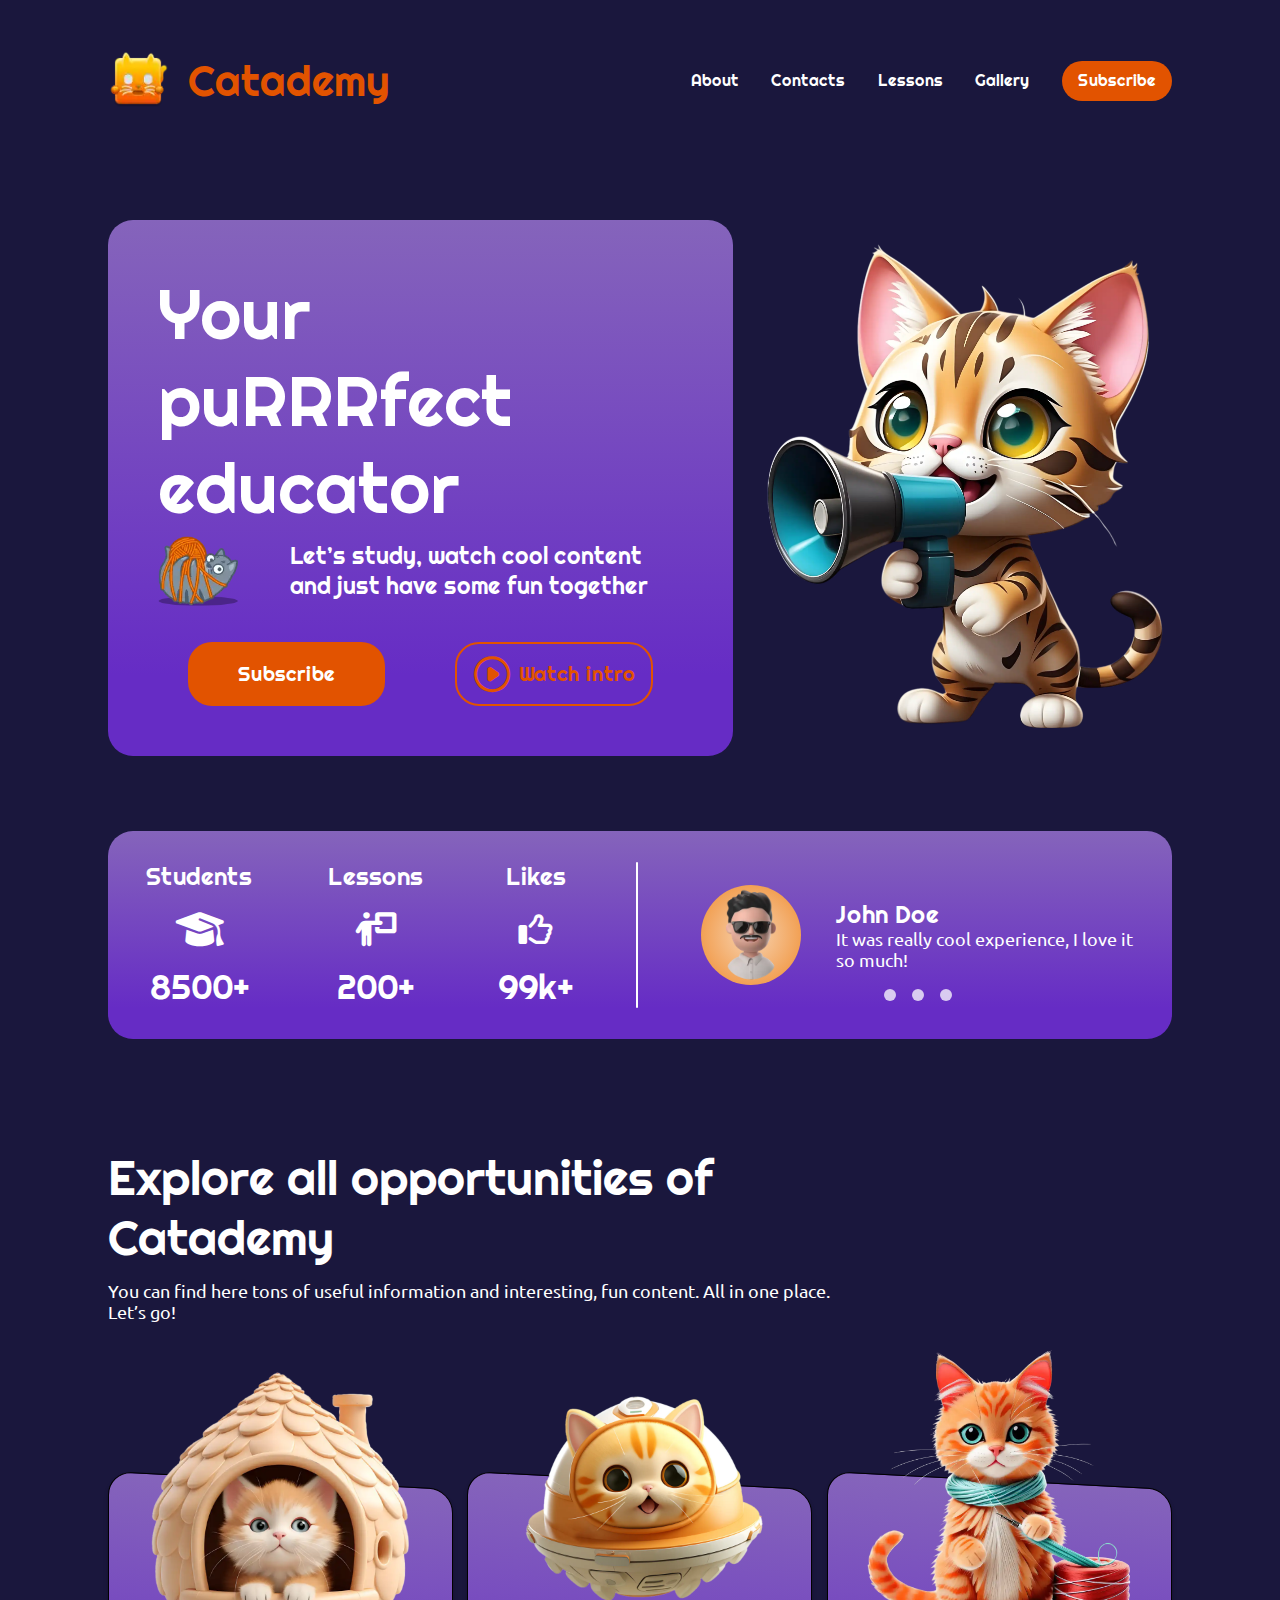
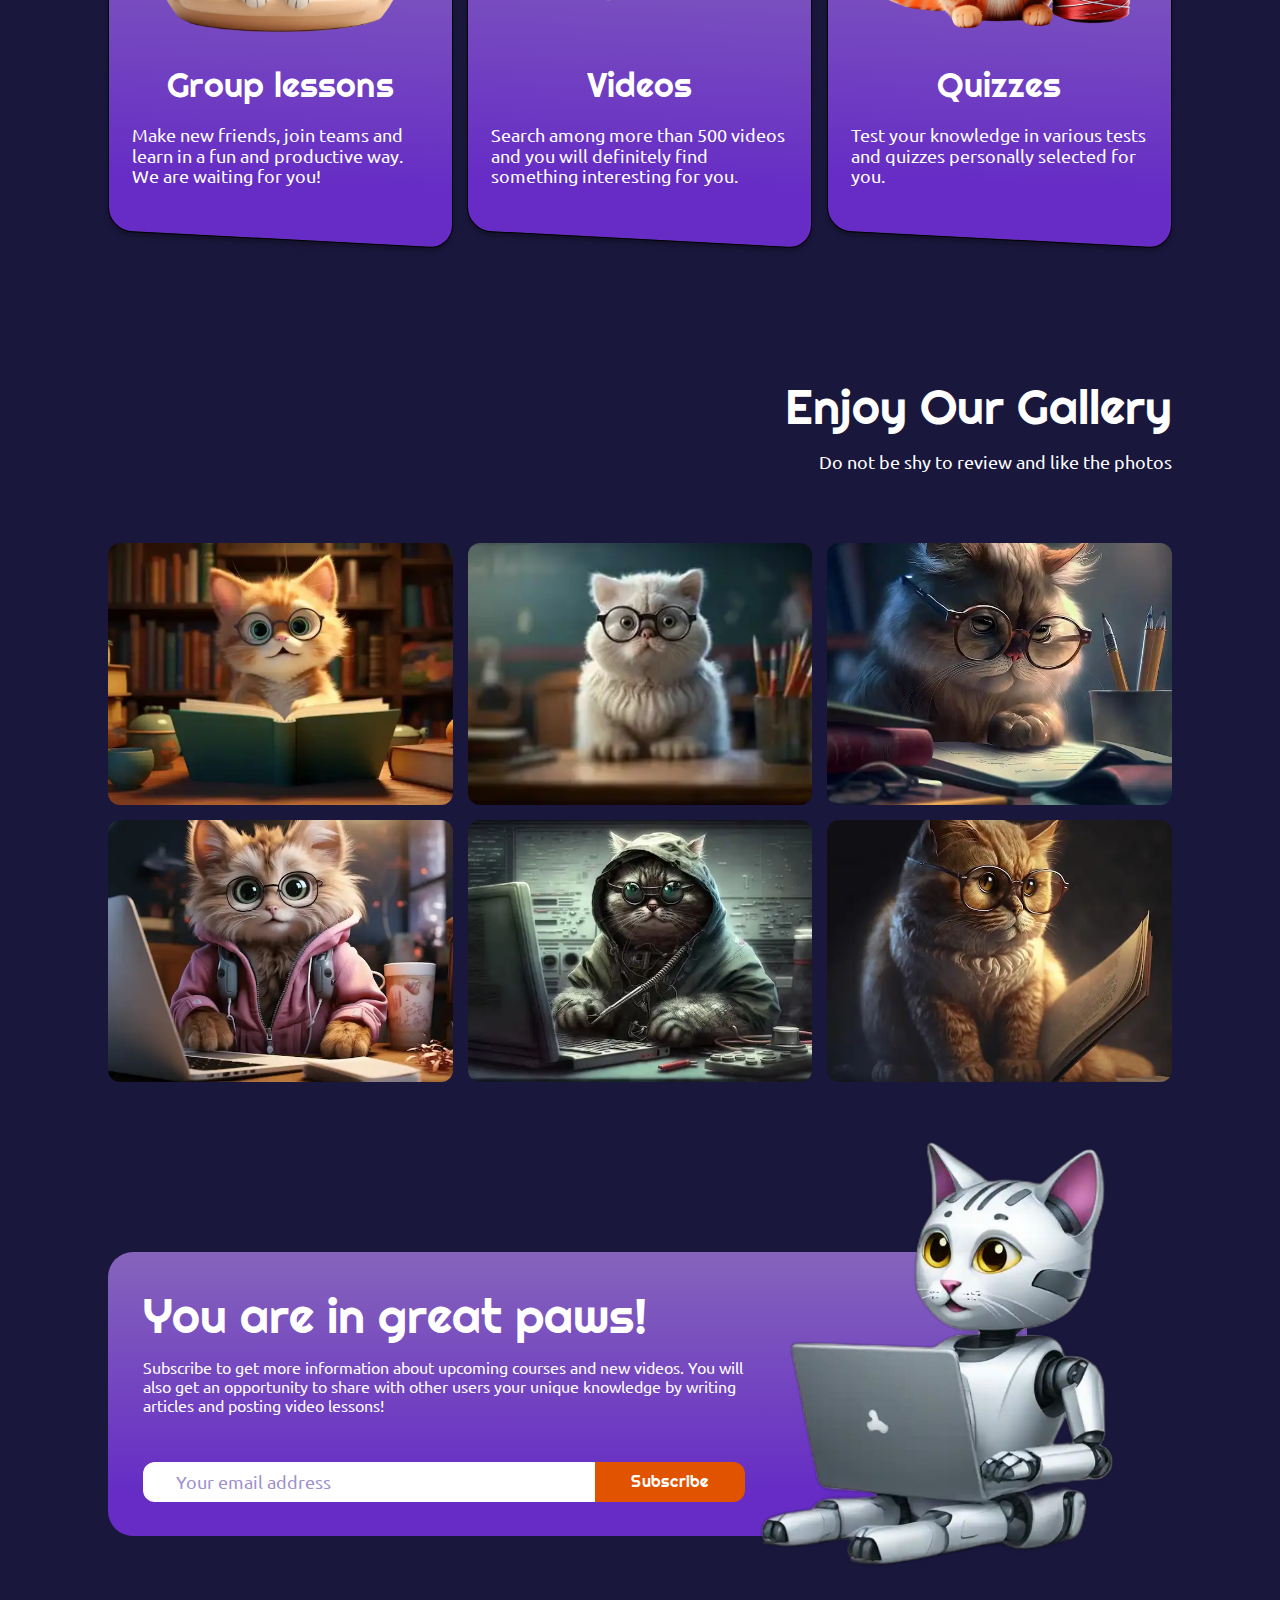
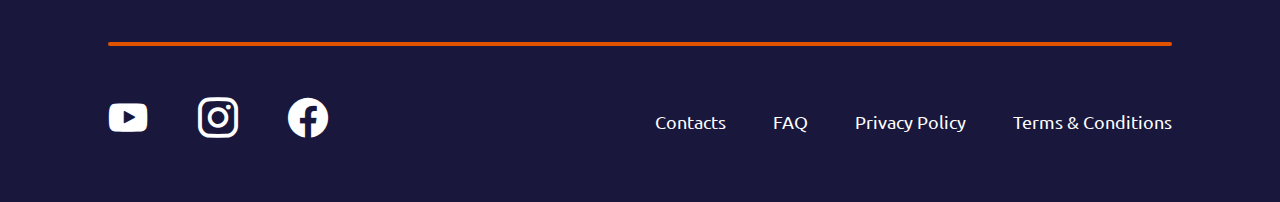
<file: index.html>
<!DOCTYPE html>
<html lang="en">
  <head>
    <meta charset="UTF-8" />
    <meta name="viewport" content="width=device-width, initial-scale=1.0" />
    <title>Catademy | Your puRRRfect educator</title>
    <link rel="icon" type="image/x-icon" href="./assets/images/logo.webp" />
    <link rel="stylesheet" href="style.css" />
  </head>
  <body>
    <header class="container">
      <a href="/" class="logo" aria-label="Logo to home page link">
        <img
          src="./assets/images/logo.webp"
          alt="Catademy Logo"
          class="logo__icon"
          height="60"
          width="60"
        />
        <h3 class="righteous-regular">Catademy</h3>
      </a>
      <input type="checkbox" id="menu__toggle" />
      <label for="menu__toggle" class="toggle__label">
        <img
          src="./assets/images/paw.svg"
          alt="Paw Hamburger"
          class="hamburger"
        />
      </label>
      <nav class="menu">
        <a href="#" class="menu__link" aria-label="Link to About page">About</a>
        <a href="#" class="menu__link" aria-label="Link to Contacts page"
          >Contacts</a
        >
        <a href="#" class="menu__link" aria-label="Link to Lessons page"
          >Lessons</a
        >
        <a href="#" class="menu__link" aria-label="Link to Gallery page"
          >Gallery</a
        >
        <a href="#" class="menu__link" aria-label="Link to Subscribe page"
          >Subscribe</a
        >
      </nav>
    </header>
    <main class="container">
      <section class="intro">
        <div class="intro__content">
          <img
            src="./assets/images/hero-cat.webp"
            alt="Cat Hero Image"
            class="intro__image-mobile"
            height="213"
            width="262"
          />
          <h1 class="intro__title">Your puRRRfect educator</h1>
          <div class="intro__subtitle">
            <img
              src="./assets/images/subtitle-cat.webp"
              alt=""
              class="intro__subtitle-image"
            />
            <span class="intro__subtitle-text"
              >Let’s study, watch cool content and just have some fun
              together</span
            >
          </div>
          <div class="intro__footer">
            <button class="intro__button">Subscribe</button>
            <button class="intro__button">
              <span class="icon-watch"></span>
              <span>Watch intro</span>
            </button>
          </div>
        </div>
        <div class="image__container">
          <img
            src="./assets/images/hero-cat.webp"
            alt="Cat Hero Image"
            class="intro__image"
            width="400"
          />
        </div>
      </section>
      <section class="info container">
        <div class="info__wrapper">
          <div class="stat">
            <div class="stat_item">
              <div class="stat_item-wrapper">
                <p class="stat__item-title">Students</p>
                <span class="stat__item-icon icon-hat"></span>
              </div>
              <p class="stat__item-value">8500+</p>
            </div>
            <div class="stat_item">
              <div class="stat_item-wrapper">
                <p class="stat__item-title">Lessons</p>
                <span class="stat__item-icon icon-lessons"></span>
              </div>
              <p class="stat__item-value">200+</p>
            </div>
            <div class="stat_item">
              <div class="stat_item-wrapper">
                <p class="stat__item-title">Likes</p>
                <span class="stat__item-icon icon-like"></span>
              </div>
              <p class="stat__item-value">99k+</p>
            </div>
          </div>
          <div class="info__separator"></div>
          <div class="comments">
            <div class="slider-wrapper">
              <div class="slider">
                <div id="slide-1">
                  <img
                    src="./assets/images/man-avatar.webp"
                    alt=""
                    height="100"
                    width="100"
                    class="comment__photo"
                  />
                  <div class="comment__info">
                    <span class="comment__info-name">John Doe</span>
                    <p class="comment__info-comment">
                      It was really cool experience, I love it so much!
                    </p>
                  </div>
                </div>
                <div id="slide-2">
                  <img
                    src="./assets/images/accounts-woman.webp"
                    alt=""
                    height="100"
                    width="100"
                    class="comment__photo"
                  />
                  <div class="comment__info">
                    <span class="comment__info-name">Sarah Smith</span>
                    <p class="comment__info-comment">
                      I’ve really enjoyed the lessons and the videos are so fun!
                      I’ll recommend it to my friends!
                    </p>
                  </div>
                </div>
                <div id="slide-3">
                  <img
                    src="./assets/images/man-headphones.webp"
                    alt=""
                    height="100"
                    width="100"
                    class="comment__photo"
                  />
                  <div class="comment__info">
                    <span class="comment__info-name">Sam Kollins</span>
                    <p class="comment__info-comment">
                      Every day I’m trying to find some time and watch few
                      lessons. It’s hilarious!
                    </p>
                  </div>
                </div>
              </div>
              <div class="slider-nav">
                <a href="#slide-1" aria-label="Slide to comment 1"></a>
                <a href="#slide-2" aria-label="Slide to comment 2"></a>
                <a href="#slide-3" aria-label="Slide to comment 3"></a>
              </div>
            </div>
          </div>
        </div>
      </section>
      <section class="opportunities container">
        <div class="opportunities-header">
          <h2 class="opportunities__title">
            Explore all opportunities of Catademy
          </h2>
          <p class="opportunities__subtitle">
            You can find here tons of useful information and interesting, fun
            content. All in one place. Let’s go!
          </p>
        </div>
        <div class="opportunity__wrapper">
          <div class="opportunity">
            <div class="opportunity__background"></div>
            <img
              src="./assets/images/cat-opp1.webp"
              alt=""
              class="opportunity__image"
              height="320"
              width="320"
            />
            <div class="opportuniy__sub">
              <span class="opportunity__title">Group lessons</span>
              <p class="opportunity__text">
                Make new friends, join teams and learn in a fun and productive
                way. We are waiting for you!
              </p>
            </div>
          </div>
          <div class="opportunity">
            <div class="opportunity__background"></div>
            <img
              src="./assets/images/cat-opp2.webp"
              alt=""
              class="opportunity__image"
              height="320"
              width="320"
            />
            <div class="opportuniy__sub">
              <span class="opportunity__title">Videos</span>
              <p class="opportunity__text">
                Search among more than 500 videos and you will definitely find
                something interesting for you.
              </p>
            </div>
          </div>
          <div class="opportunity">
            <div class="opportunity__background"></div>
            <img
              src="./assets/images/cat-opp3.webp"
              alt=""
              class="opportunity__image"
              height="289"
              width="289"
            />
            <div class="opportuniy__sub">
              <span class="opportunity__title">Quizzes</span>
              <p class="opportunity__text">
                Test your knowledge in various tests and quizzes personally
                selected for you.
              </p>
            </div>
          </div>
        </div>
      </section>
      <section class="gallery container">
        <div class="gallery-header">
          <span class="gallery__title">Enjoy Our Gallery</span>
          <p class="gallery__subtitle">
            Do not be shy to review and like the photos
          </p>
        </div>
        <div class="photo__gallery">
          <div class="photo__wrapper">
            <div class="photo__filter"></div>
            <img src="./assets/images/cat1.webp" alt="" class="photo" />
          </div>
          <div class="photo__wrapper">
            <div class="photo__filter"></div>
            <img src="./assets/images/cat2.webp" alt="" class="photo" />
          </div>
          <div class="photo__wrapper">
            <div class="photo__filter"></div>
            <img src="./assets/images/cat3.webp" alt="" class="photo" />
          </div>
          <div class="photo__wrapper">
            <div class="photo__filter"></div>
            <img src="./assets/images/cat4.webp" alt="" class="photo" />
          </div>
          <div class="photo__wrapper">
            <div class="photo__filter"></div>
            <img src="./assets/images/cat5.webp" alt="" class="photo" />
          </div>
          <div class="photo__wrapper">
            <div class="photo__filter"></div>
            <img src="./assets/images/cat6.webp" alt="" class="photo" />
          </div>
        </div>
      </section>
      <section class="subscribe container">
        <div class="subscribe__wrapper">
          <img
            src="./assets/images/catsubs.webp"
            alt=""
            class="subscribe__image"
          />
          <div class="subscribe__header">
            <span class="subscribe__title">You are in great paws!</span>
            <p class="subscribe__subtitle">
              Subscribe to get more information about upcoming courses and new
              videos. You will also get an opportunity to share with other users
              your unique knowledge by writing articles and posting video
              lessons!
            </p>
            <p class="subscribe__subtitle-mobile">
              Subscribe to get more information about upcoming courses and new
              videos.
            </p>
          </div>
          <div class="subscribe__input">
            <input
              type="text"
              class="subscribe__email"
              placeholder="Your email address"
            />
            <button class="subscribe__button">Subscribe</button>
          </div>
        </div>
      </section>
    </main>
    <footer>
      <div class="footer__line"></div>
      <div class="footer__container">
        <ul>
          <li>
            <a
              href="#"
              class="social__link"
              aria-label="
            Go to Youtube page"
              ><span class="icon-youtube"></span
            ></a>
          </li>
          <li>
            <a
              href="#"
              class="social__link"
              aria-label="
            Go to Instagram page"
              ><span class="icon-instagram"></span
            ></a>
          </li>
          <li>
            <a
              href="#"
              class="social__link"
              aria-label="
            Go to Facebook page"
              ><span class="icon-facebook"></span
            ></a>
          </li>
        </ul>
        <nav>
          <a href="#" class="footer__link" aria-label="Link to Contacts page"
            >Contacts</a
          >
          <a href="#" class="footer__link" aria-label="Link to FAQ page">FAQ</a>
          <a
            href="#"
            class="footer__link"
            aria-label="Link to Privacy Policy page"
            >Privacy Policy</a
          >
          <a
            href="#"
            class="footer__link"
            aria-label="Link to Terms and Conditions page"
            >Terms & Conditions</a
          >
        </nav>
      </div>
    </footer>
  </body>
</html>
</file>
<file: style.css>
@import url("https://fonts.googleapis.com/css2?family=Righteous&family=Ubuntu&display=swap");
@import url(assets/styles/header.module.css);
@import url(assets/styles/intro.module.css);
@import url(assets/styles/footer.module.css);
@import url(assets/styles/info.module.css);
@import url(assets/styles/opportunity.module.css);
@import url(assets/styles/gallery.module.css);
@import url(assets/styles/subscribe.module.css);
@import url(assets/fonts/style.css);

:root {
  --bg-color: #1a173d;
  --main-purple: #5133a6;
  --main-orange: #e25300;
  --main-orange-hover: #ff5d00;
  --purple: rgb(133, 100, 187);
  --gradient-purple: linear-gradient(
    rgb(133, 100, 187) 0%,
    rgb(102, 44, 197) 85%
  );
  --orange: rgb(245, 194, 146);
  --gradient-orange: radial-gradient(
    rgb(245, 194, 146) 25%,
    rgb(241, 150, 65) 85%
  );
  --inner-text: 18px/20.68px "Ubuntu", sans-serif;
  --inner-text-small: 16px/19.2px "Ubuntu", sans-serif;
  --header-1: 70px/86.92px "Righteous", sans-serif;
  --header-2: 48px/59.6px "Righteous", sans-serif;
  --header-3: 36px/44.7px "Righteous", sans-serif;
  --subheader: 34px/42.22px "Righteous", sans-serif;
  --title: 24px/29.8px "Righteous", sans-serif;
  --button: 20px/24.83px "Righteous", sans-serif;
  --button-small: 16px/19.87px "Righteous", sans-serif;
}

* {
  box-sizing: border-box;
  text-decoration: none;
  padding: 0;
  margin: 0;
  scroll-behavior: smooth;
}

h1,
h2,
h3 {
  font-weight: 400;
}

html {
  scroll-behavior: smooth;
}

body {
  background-color: var(--bg-color);
  padding-top: 51px;
  min-height: 100vh;
  height: 100%;
  display: flex;
  flex-direction: column;
}
.container {
  max-width: 1144px;
  margin-left: auto;
  margin-right: auto;
  width: 100%;
}
@media only screen and (max-width: 880px) {
  body {
    padding-top: 48px;
  }
}

@media only screen and (max-width: 700px) {
  body {
    padding-top: 30px;
  }
}
</file>
